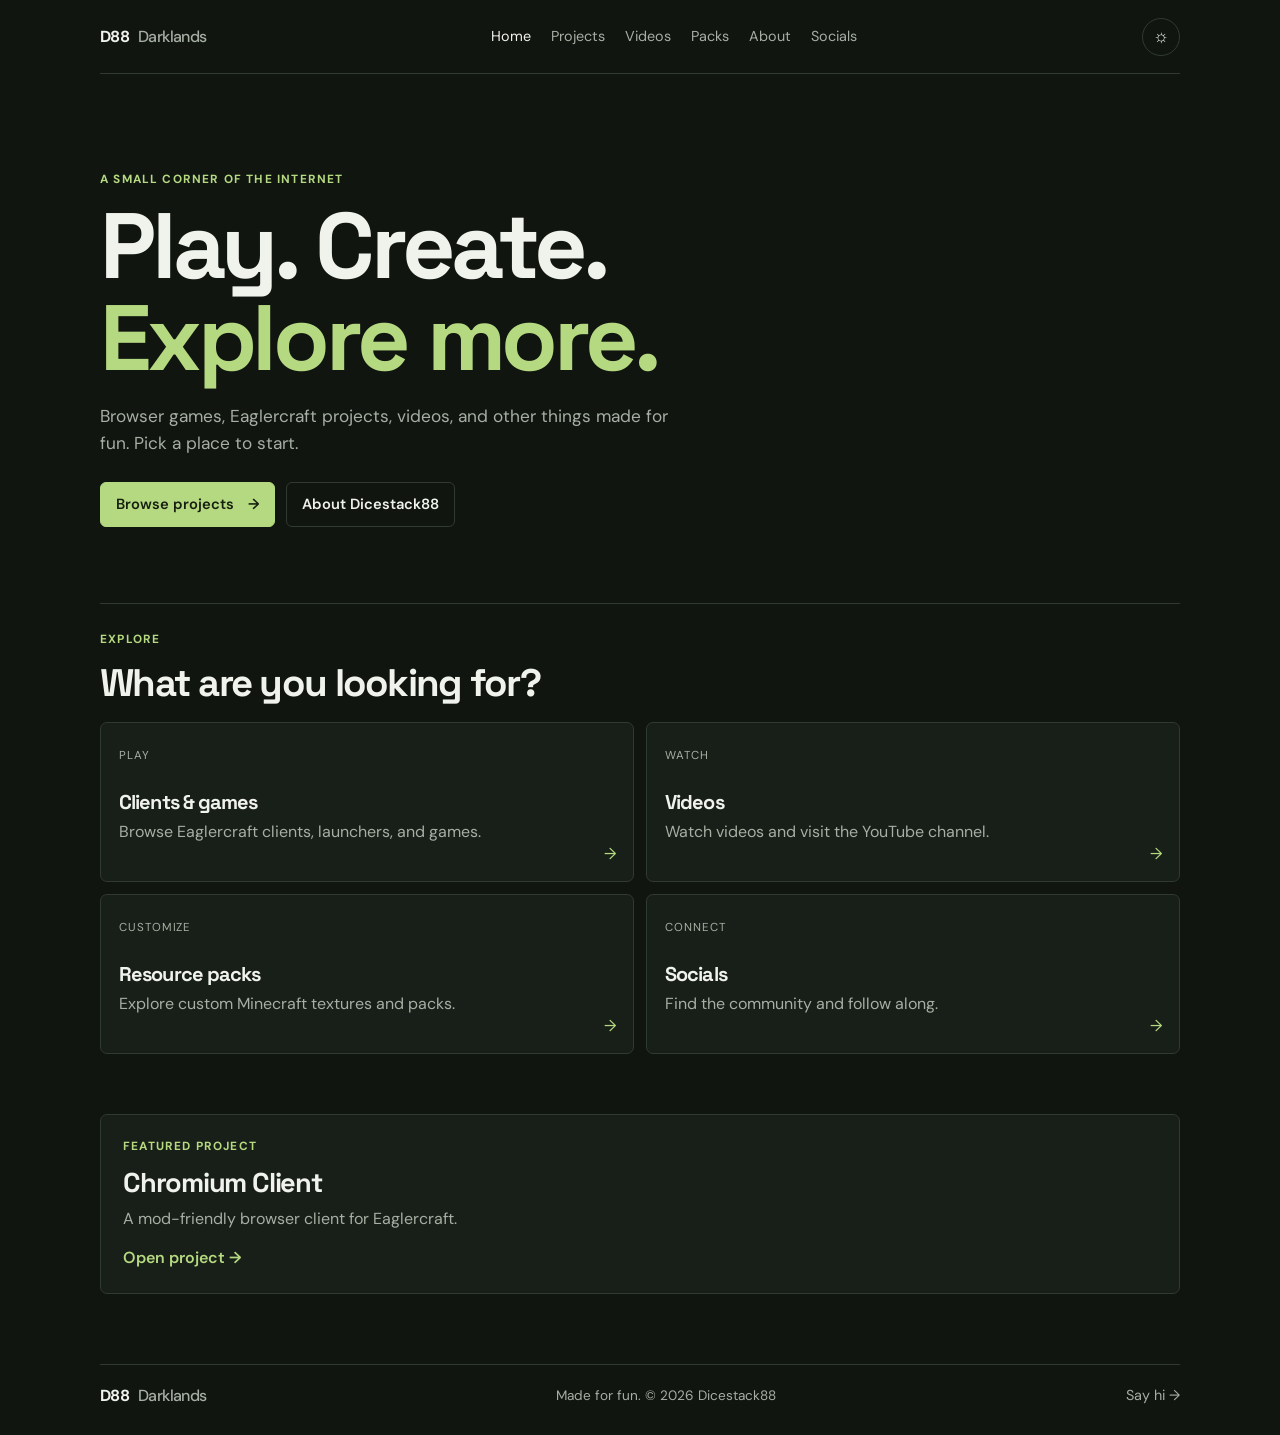
<file: index.html>
<!DOCTYPE html>
<html lang="en">
<head>
  <meta charset="UTF-8">
  <meta name="viewport" content="width=device-width, initial-scale=1">
  <meta name="description" content="Games, browser projects, videos, and community links from Dicestack88.">
  <meta name="theme-color" content="#101510">
  <title>Dicestack88 — Darklands</title>
  <link rel="stylesheet" href="styles.css">
</head>
<body>
  <div class="site-wrap">
    <header class="site-header">
      <a class="wordmark" href="index.html">D88 <span>Darklands</span></a>
      <nav class="site-nav" aria-label="Main navigation">
        <a class="current" href="index.html">Home</a><a href="clients.html">Projects</a><a href="dicestack88youtube.html">Videos</a><a href="resourcepacks.html">Packs</a><a href="about.html">About</a><a href="socials.html">Socials</a>
      </nav>
      <button class="theme-toggle" id="themeToggle" type="button" aria-label="Switch to light theme" title="Switch theme">☼</button>
    </header>
    <main>
      <section class="home-hero">
        <p class="eyebrow">A small corner of the internet</p>
        <h1>Play. Create.<br><span>Explore more.</span></h1>
        <p class="intro-copy">Browser games, Eaglercraft projects, videos, and other things made for fun. Pick a place to start.</p>
        <div class="actions"><a class="button primary" href="clients.html">Browse projects <span aria-hidden="true">→</span></a><a class="button" href="about.html">About Dicestack88</a></div>
      </section>
      <section class="content-section" aria-labelledby="explore-heading">
        <div class="section-heading"><div><p class="eyebrow">Explore</p><h2 id="explore-heading">What are you looking for?</h2></div></div>
        <div class="link-grid">
          <a class="link-card" href="clients.html"><span class="card-label">PLAY</span><h3>Clients & games</h3><p>Browse Eaglercraft clients, launchers, and games.</p><span class="card-arrow">→</span></a>
          <a class="link-card" href="dicestack88youtube.html"><span class="card-label">WATCH</span><h3>Videos</h3><p>Watch videos and visit the YouTube channel.</p><span class="card-arrow">→</span></a>
          <a class="link-card" href="resourcepacks.html"><span class="card-label">CUSTOMIZE</span><h3>Resource packs</h3><p>Explore custom Minecraft textures and packs.</p><span class="card-arrow">→</span></a>
          <a class="link-card" href="socials.html"><span class="card-label">CONNECT</span><h3>Socials</h3><p>Find the community and follow along.</p><span class="card-arrow">→</span></a>
        </div>
      </section>
      <section class="callout"><p class="eyebrow">Featured project</p><h2>Chromium Client</h2><p>A mod-friendly browser client for Eaglercraft.</p><a class="text-link" href="ChromiumClient/ChromiumLauncher.html">Open project <span aria-hidden="true">→</span></a></section>
    </main>
    <footer class="site-footer"><a class="wordmark" href="index.html">D88 <span>Darklands</span></a><p>Made for fun. © 2026 Dicestack88</p><a href="socials.html">Say hi →</a></footer>
  </div>
  <script src="theme.js"></script>
</body>
</html>
</file>
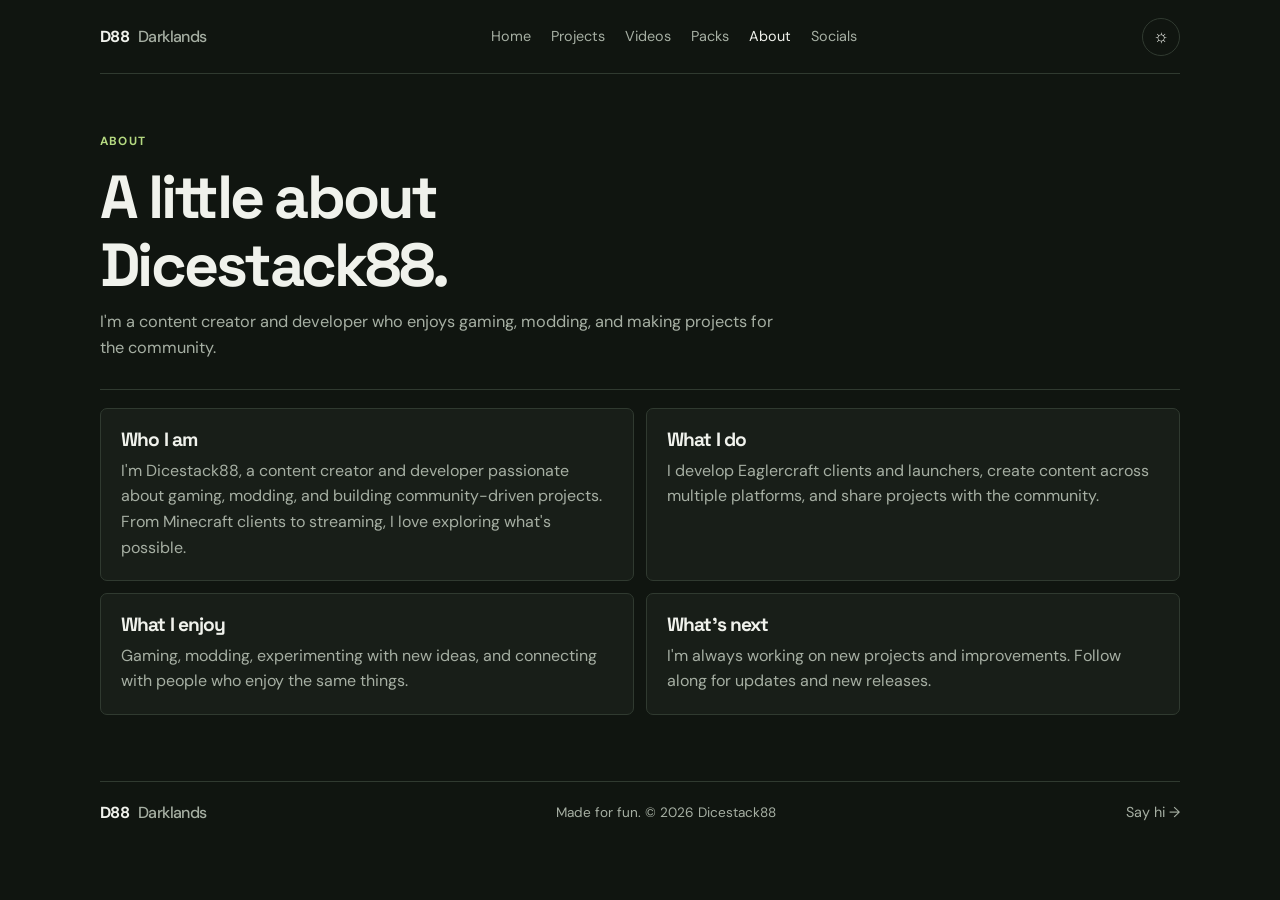
<file: about.html>
<!DOCTYPE html>
<html lang="en">
<head><meta charset="UTF-8"><meta name="viewport" content="width=device-width, initial-scale=1"><title>About — Dicestack88</title><link rel="stylesheet" href="styles.css"></head>
<body><div class="site-wrap">
<header class="site-header"><a class="wordmark" href="index.html">D88 <span>Darklands</span></a><nav class="site-nav" aria-label="Main navigation"><a href="index.html">Home</a><a href="clients.html">Projects</a><a href="dicestack88youtube.html">Videos</a><a href="resourcepacks.html">Packs</a><a class="current" href="about.html">About</a><a href="socials.html">Socials</a></nav><button class="theme-toggle" id="themeToggle" type="button" aria-label="Switch theme" title="Switch theme">☼</button></header>
<main class="page-main"><section class="page-intro"><p class="eyebrow">About</p><h1>A little about Dicestack88.</h1><p>I'm a content creator and developer who enjoys gaming, modding, and making projects for the community.</p></section><section class="page-panel"><div class="info-grid"><article class="info-card"><h2>Who I am</h2><p>I'm Dicestack88, a content creator and developer passionate about gaming, modding, and building community-driven projects. From Minecraft clients to streaming, I love exploring what's possible.</p></article><article class="info-card"><h2>What I do</h2><p>I develop Eaglercraft clients and launchers, create content across multiple platforms, and share projects with the community.</p></article><article class="info-card"><h2>What I enjoy</h2><p>Gaming, modding, experimenting with new ideas, and connecting with people who enjoy the same things.</p></article><article class="info-card"><h2>What's next</h2><p>I'm always working on new projects and improvements. Follow along for updates and new releases.</p></article></div></section></main>
<footer class="site-footer"><a class="wordmark" href="index.html">D88 <span>Darklands</span></a><p>Made for fun. © 2026 Dicestack88</p><a href="socials.html">Say hi →</a></footer></div><script src="theme.js"></script></body></html>
</file>
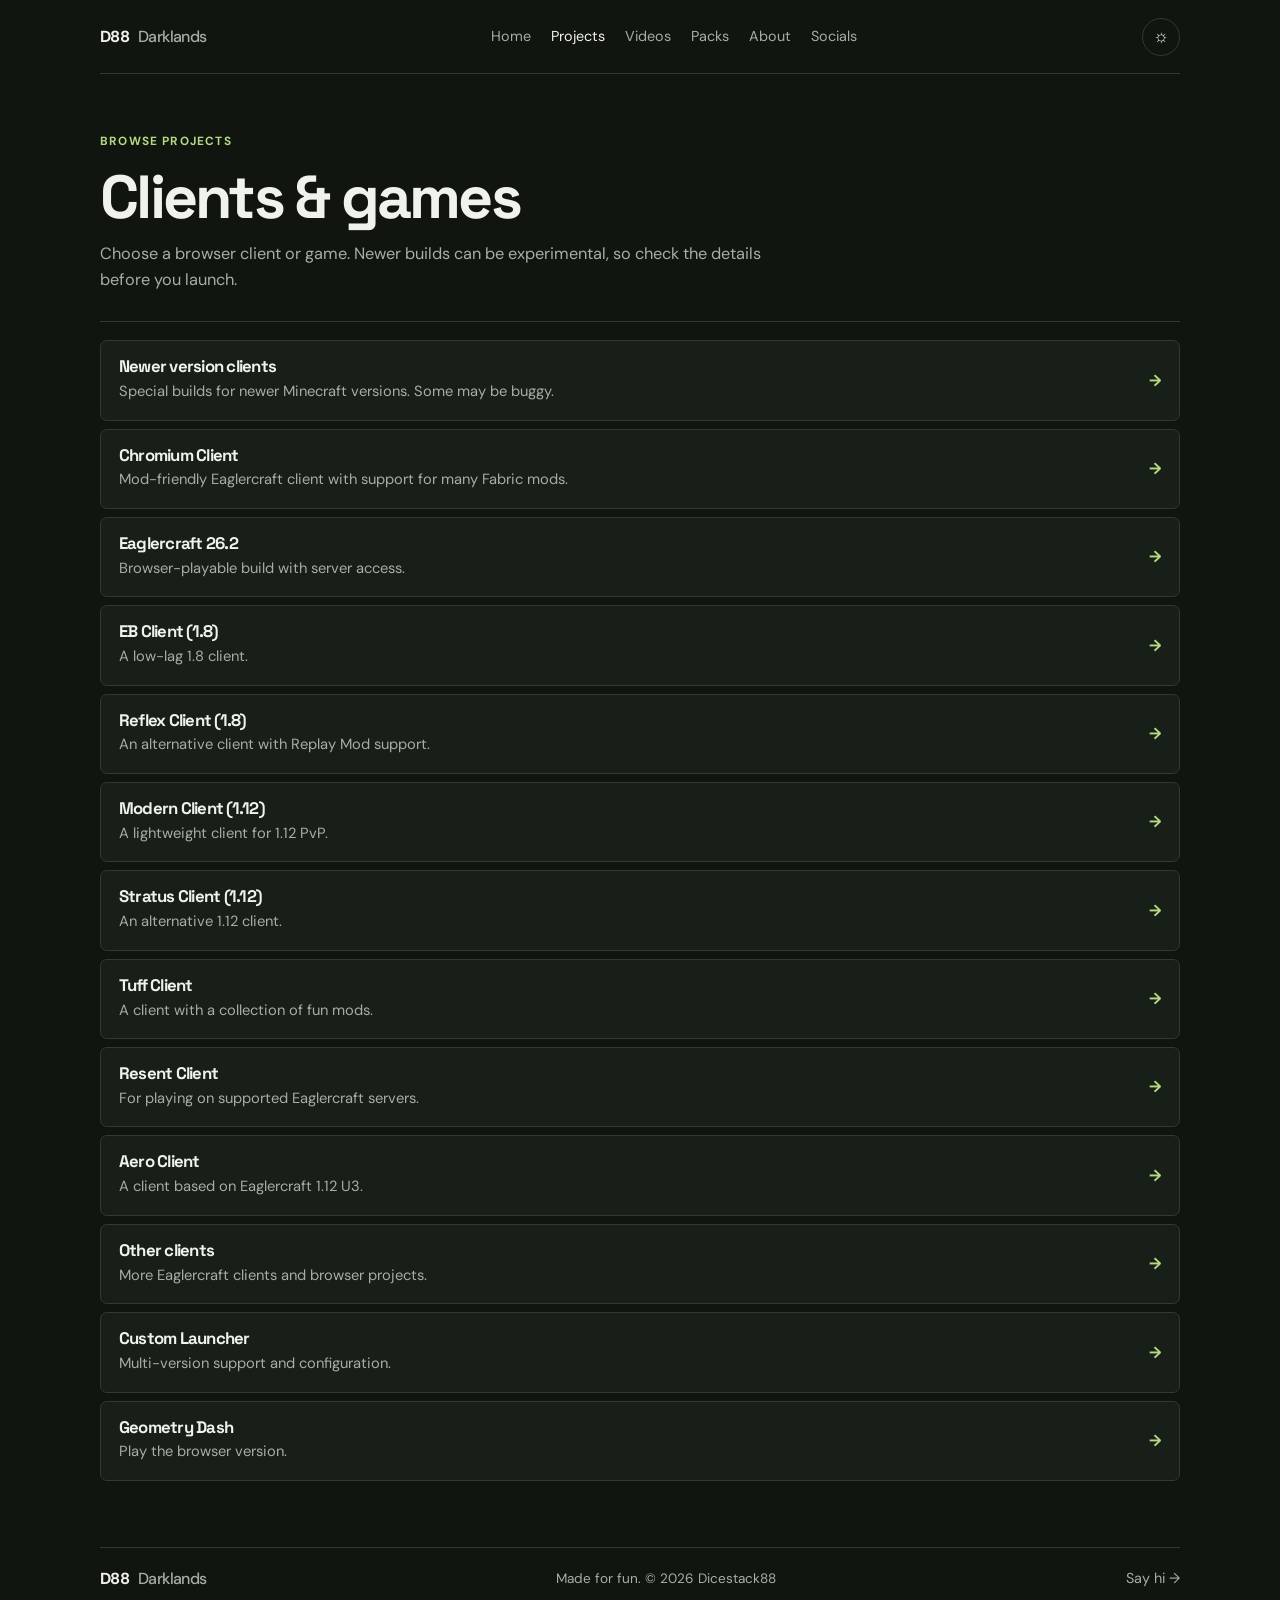
<file: clients.html>
<!DOCTYPE html>
<html lang="en">
<head><meta charset="UTF-8"><meta name="viewport" content="width=device-width, initial-scale=1"><title>Clients & Games — Dicestack88</title><link rel="stylesheet" href="styles.css"></head>
<body><div class="site-wrap"><header class="site-header"><a class="wordmark" href="index.html">D88 <span>Darklands</span></a><nav class="site-nav" aria-label="Main navigation"><a href="index.html">Home</a><a class="current" href="clients.html">Projects</a><a href="dicestack88youtube.html">Videos</a><a href="resourcepacks.html">Packs</a><a href="about.html">About</a><a href="socials.html">Socials</a></nav><button class="theme-toggle" id="themeToggle" type="button" aria-label="Switch theme" title="Switch theme">☼</button></header>
<main class="page-main"><section class="page-intro"><p class="eyebrow">Browse projects</p><h1>Clients & games</h1><p>Choose a browser client or game. Newer builds can be experimental, so check the details before you launch.</p></section><section class="page-panel"><div class="client-list">
<a href="specialclients.html" class="client-card"><div><h2>Newer version clients</h2><p>Special builds for newer Minecraft versions. Some may be buggy.</p></div><span class="launch">→</span></a>
<a href="ChromiumClient/ChromiumLauncher.html" class="client-card"><div><h2>Chromium Client</h2><p>Mod-friendly Eaglercraft client with support for many Fabric mods.</p></div><span class="launch">→</span></a>
<a href="files/eaglercraft-26.2-r46-music.html" class="client-card"><div><h2>Eaglercraft 26.2</h2><p>Browser-playable build with server access.</p></div><span class="launch">→</span></a>
<a href="https://dicestack88.github.io/EBClient" class="client-card"><div><h2>EB Client (1.8)</h2><p>A low-lag 1.8 client.</p></div><span class="launch">→</span></a>
<a href="files/Reflex-0.0.2-1.8_WASM-GC_Offline_Download.html" class="client-card"><div><h2>Reflex Client (1.8)</h2><p>An alternative client with Replay Mod support.</p></div><span class="launch">→</span></a>
<a href="https://dicestack88.github.io/modernclient" class="client-card"><div><h2>Modern Client (1.12)</h2><p>A lightweight client for 1.12 PvP.</p></div><span class="launch">→</span></a>
<a href="files/Stratus_U2.html" class="client-card"><div><h2>Stratus Client (1.12)</h2><p>An alternative 1.12 client.</p></div><span class="launch">→</span></a>
<a href="https://dicestack88.github.io/Tuffclient" class="client-card"><div><h2>Tuff Client</h2><p>A client with a collection of fun mods.</p></div><span class="launch">→</span></a>
<a href="https://dicestack88.github.io/Resentclient" class="client-card"><div><h2>Resent Client</h2><p>For playing on supported Eaglercraft servers.</p></div><span class="launch">→</span></a>
<a href="https://dicestack88.github.io/AeroClient" class="client-card"><div><h2>Aero Client</h2><p>A client based on Eaglercraft 1.12 U3.</p></div><span class="launch">→</span></a>
<a href="otherclients.html" class="client-card"><div><h2>Other clients</h2><p>More Eaglercraft clients and browser projects.</p></div><span class="launch">→</span></a>
<a href="files/launcher.html" class="client-card"><div><h2>Custom Launcher</h2><p>Multi-version support and configuration.</p></div><span class="launch">→</span></a>
<a href="geometrydash.html" class="client-card"><div><h2>Geometry Dash</h2><p>Play the browser version.</p></div><span class="launch">→</span></a>
</div></section></main><footer class="site-footer"><a class="wordmark" href="index.html">D88 <span>Darklands</span></a><p>Made for fun. © 2026 Dicestack88</p><a href="socials.html">Say hi →</a></footer></div><script src="theme.js"></script></body></html>
</file>
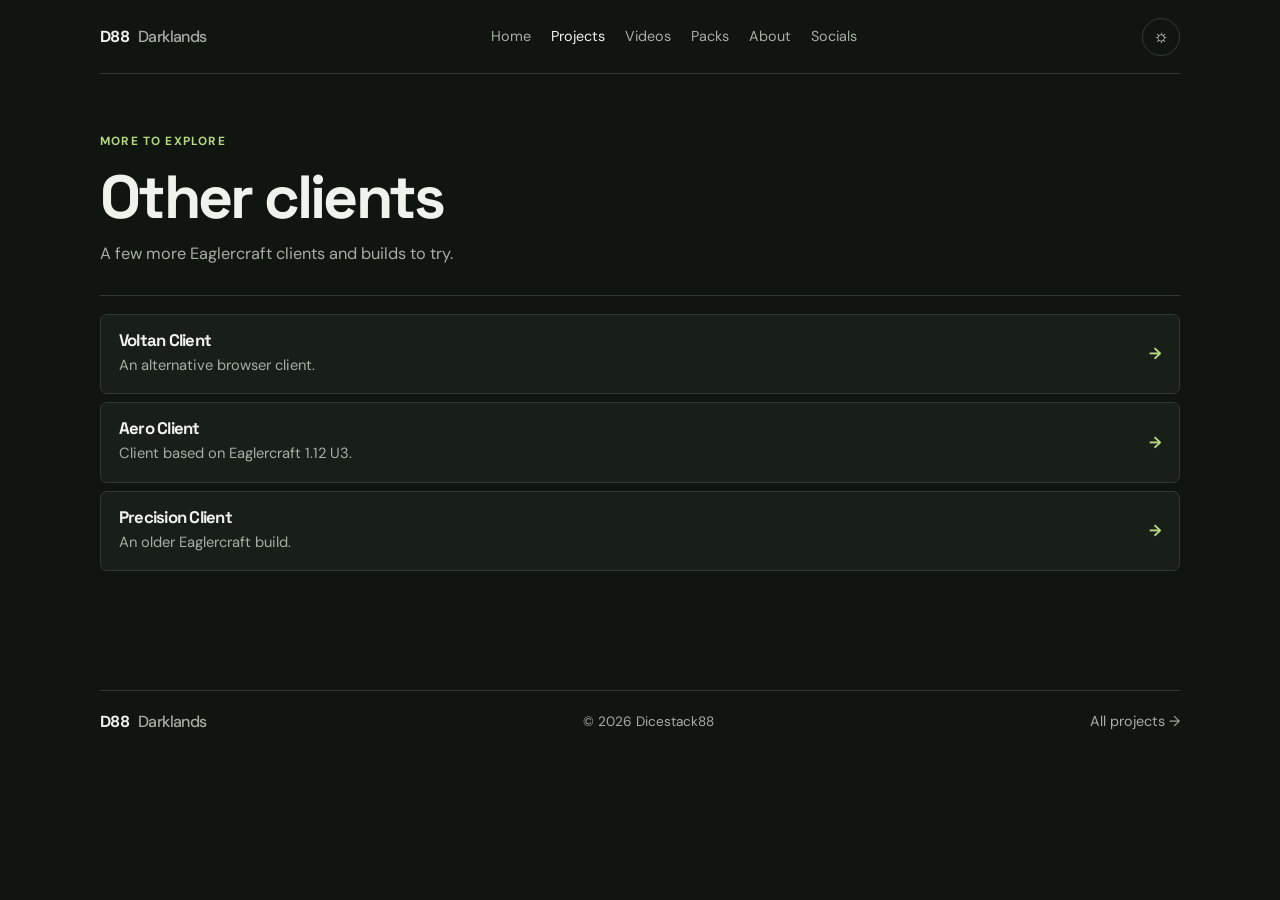
<file: otherclients.html>
<!DOCTYPE html>
<html lang="en">
<head><meta charset="UTF-8"><meta name="viewport" content="width=device-width, initial-scale=1"><title>Other Clients — Dicestack88</title><link rel="stylesheet" href="styles.css"></head>
<body><div class="site-wrap"><header class="site-header"><a class="wordmark" href="index.html">D88 <span>Darklands</span></a><nav class="site-nav" aria-label="Main navigation"><a href="index.html">Home</a><a class="current" href="clients.html">Projects</a><a href="dicestack88youtube.html">Videos</a><a href="resourcepacks.html">Packs</a><a href="about.html">About</a><a href="socials.html">Socials</a></nav><button class="theme-toggle" id="themeToggle" type="button" aria-label="Switch theme" title="Switch theme">☼</button></header><main class="page-main"><section class="page-intro"><p class="eyebrow">More to explore</p><h1>Other clients</h1><p>A few more Eaglercraft clients and builds to try.</p></section><section class="page-panel"><div class="client-list">
<a href="files/voltan-launcher.html" class="client-card"><div><h2>Voltan Client</h2><p>An alternative browser client.</p></div><span class="launch">→</span></a>
<a href="https://dicestack88.github.io/AeroClient" class="client-card"><div><h2>Aero Client</h2><p>Client based on Eaglercraft 1.12 U3.</p></div><span class="launch">→</span></a>
<a href="files/PrecisionOffline.html" class="client-card"><div><h2>Precision Client</h2><p>An older Eaglercraft build.</p></div><span class="launch">→</span></a>
</div></section></main><footer class="site-footer"><a class="wordmark" href="index.html">D88 <span>Darklands</span></a><p>© 2026 Dicestack88</p><a href="clients.html">All projects →</a></footer></div><script src="theme.js"></script></body></html>
</file>
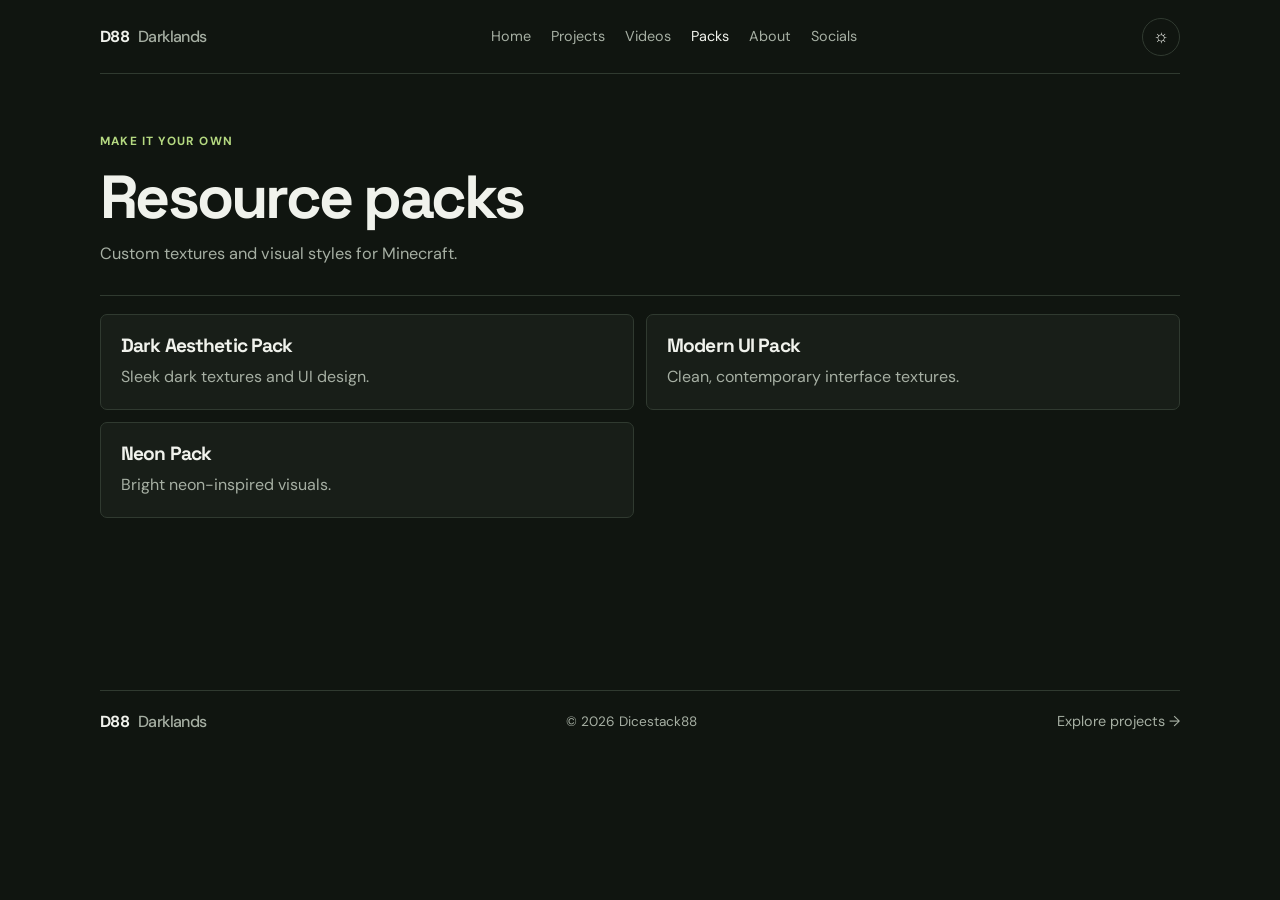
<file: resourcepacks.html>
<!DOCTYPE html>
<html lang="en">
<head><meta charset="UTF-8"><meta name="viewport" content="width=device-width, initial-scale=1"><title>Resource Packs — Dicestack88</title><link rel="stylesheet" href="styles.css"></head>
<body><div class="site-wrap"><header class="site-header"><a class="wordmark" href="index.html">D88 <span>Darklands</span></a><nav class="site-nav" aria-label="Main navigation"><a href="index.html">Home</a><a href="clients.html">Projects</a><a href="dicestack88youtube.html">Videos</a><a class="current" href="resourcepacks.html">Packs</a><a href="about.html">About</a><a href="socials.html">Socials</a></nav><button class="theme-toggle" id="themeToggle" type="button" aria-label="Switch theme" title="Switch theme">☼</button></header>
<main class="page-main"><section class="page-intro"><p class="eyebrow">Make it your own</p><h1>Resource packs</h1><p>Custom textures and visual styles for Minecraft.</p></section><section class="page-panel"><div class="project-grid"><article class="project-card"><h2>Dark Aesthetic Pack</h2><p>Sleek dark textures and UI design.</p></article><article class="project-card"><h2>Modern UI Pack</h2><p>Clean, contemporary interface textures.</p></article><article class="project-card"><h2>Neon Pack</h2><p>Bright neon-inspired visuals.</p></article></div></section></main><footer class="site-footer"><a class="wordmark" href="index.html">D88 <span>Darklands</span></a><p>© 2026 Dicestack88</p><a href="clients.html">Explore projects →</a></footer></div><script src="theme.js"></script></body></html>
</file>
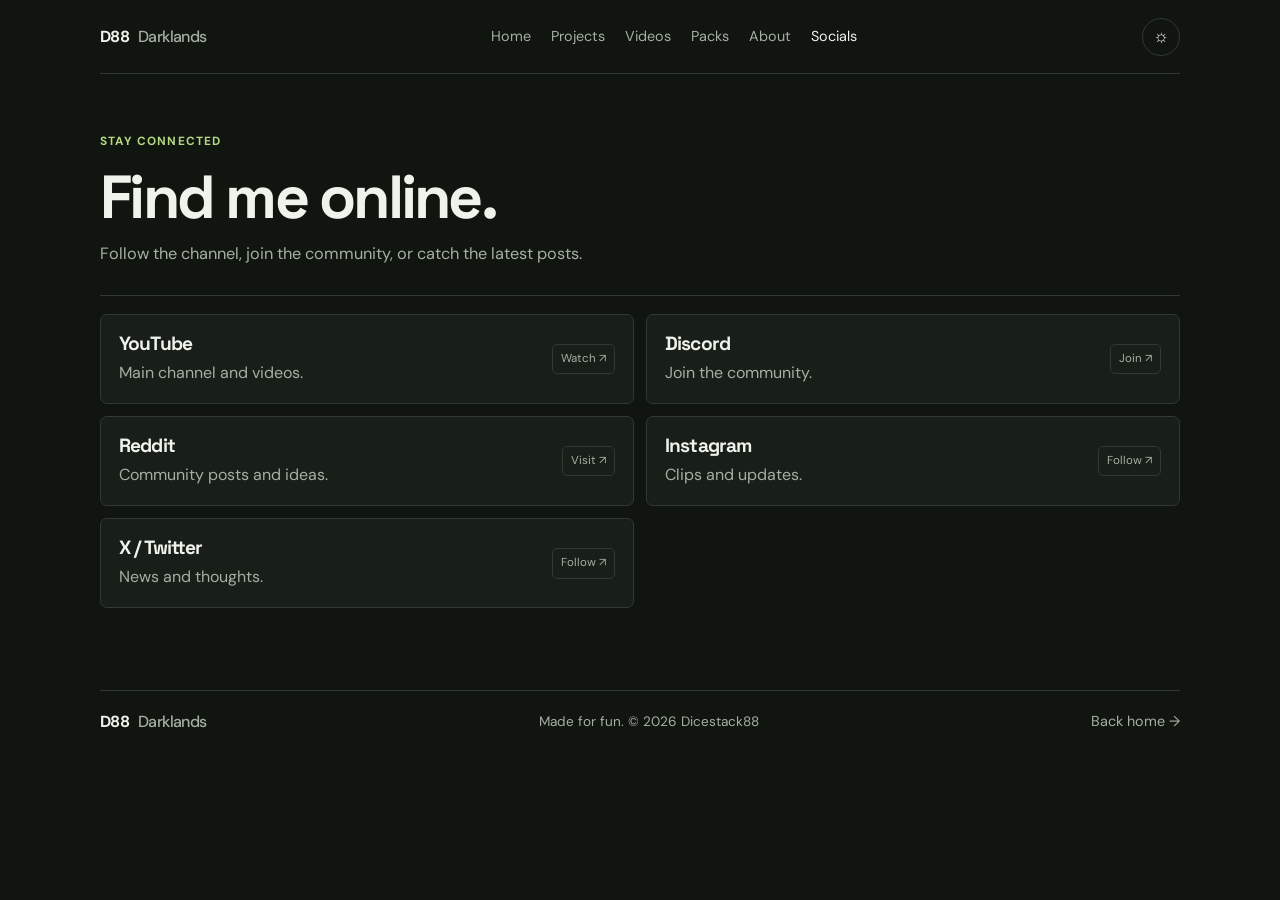
<file: socials.html>
<!DOCTYPE html>
<html lang="en">
<head><meta charset="UTF-8"><meta name="viewport" content="width=device-width, initial-scale=1"><title>Socials — Dicestack88</title><link rel="stylesheet" href="styles.css"></head>
<body><div class="site-wrap"><header class="site-header"><a class="wordmark" href="index.html">D88 <span>Darklands</span></a><nav class="site-nav" aria-label="Main navigation"><a href="index.html">Home</a><a href="clients.html">Projects</a><a href="dicestack88youtube.html">Videos</a><a href="resourcepacks.html">Packs</a><a href="about.html">About</a><a class="current" href="socials.html">Socials</a></nav><button class="theme-toggle" id="themeToggle" type="button" aria-label="Switch theme" title="Switch theme">☼</button></header>
<main class="page-main"><section class="page-intro"><p class="eyebrow">Stay connected</p><h1>Find me online.</h1><p>Follow the channel, join the community, or catch the latest posts.</p></section><section class="page-panel"><div class="social-grid">
<a class="social-card" href="https://www.youtube.com/@dicestack88" target="_blank" rel="noopener noreferrer"><div><h2>YouTube</h2><p>Main channel and videos.</p></div><span class="social-tag">Watch ↗</span></a>
<a class="social-card" href="https://discord.gg/Exha6Jz7Uk" target="_blank" rel="noopener noreferrer"><div><h2>Discord</h2><p>Join the community.</p></div><span class="social-tag">Join ↗</span></a>
<a class="social-card" href="https://reddit.com/r/dicestack88" target="_blank" rel="noopener noreferrer"><div><h2>Reddit</h2><p>Community posts and ideas.</p></div><span class="social-tag">Visit ↗</span></a>
<a class="social-card" href="https://instagram.com/dicestack88yt" target="_blank" rel="noopener noreferrer"><div><h2>Instagram</h2><p>Clips and updates.</p></div><span class="social-tag">Follow ↗</span></a>
<a class="social-card" href="https://x.com/dicestack88" target="_blank" rel="noopener noreferrer"><div><h2>X / Twitter</h2><p>News and thoughts.</p></div><span class="social-tag">Follow ↗</span></a>
</div></section></main><footer class="site-footer"><a class="wordmark" href="index.html">D88 <span>Darklands</span></a><p>Made for fun. © 2026 Dicestack88</p><a href="index.html">Back home →</a></footer></div><script src="theme.js"></script></body></html>
</file>
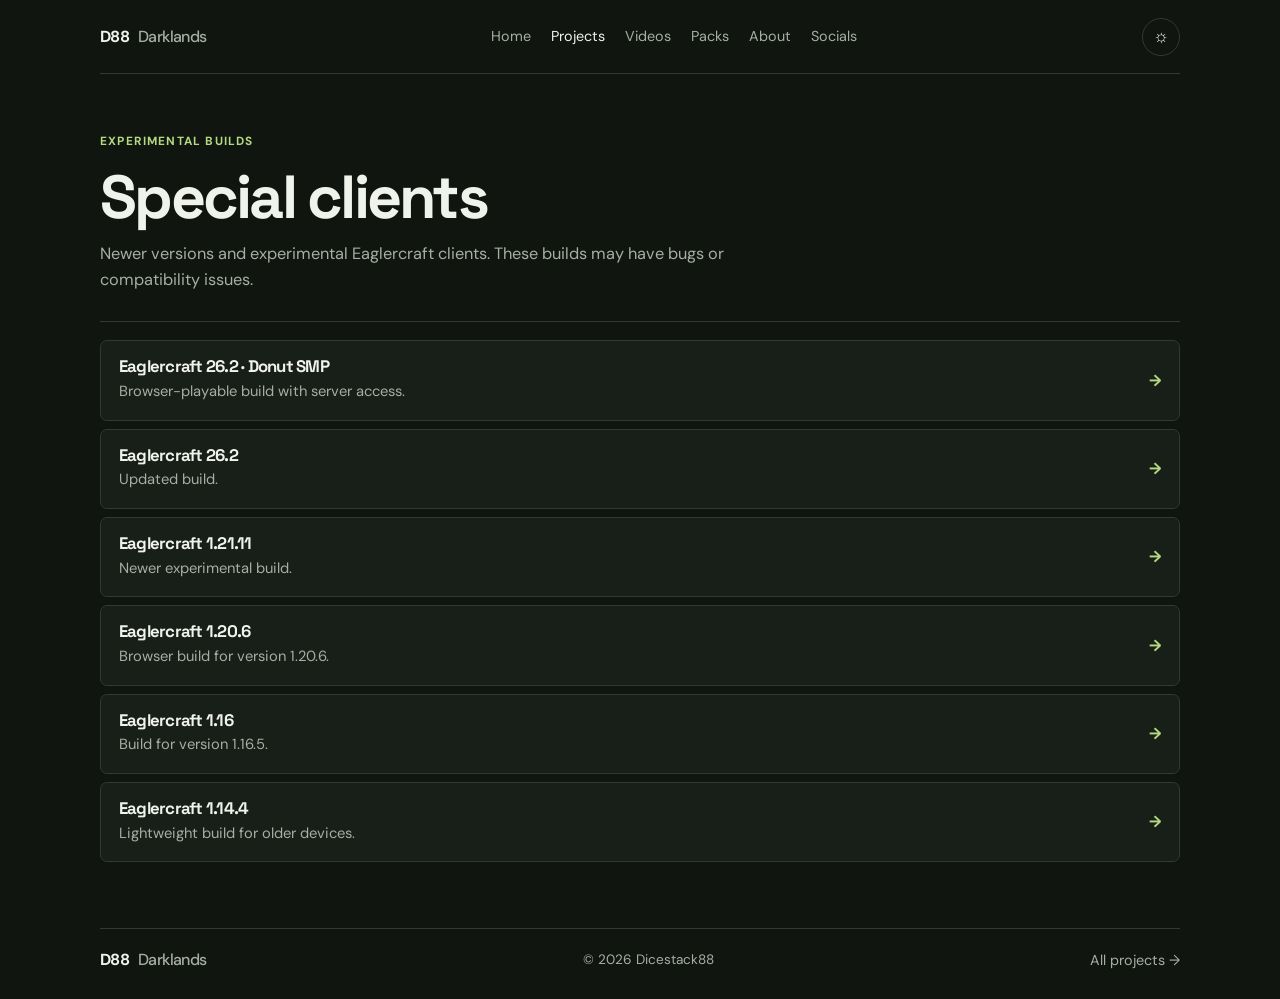
<file: specialclients.html>
<!DOCTYPE html>
<html lang="en">
<head><meta charset="UTF-8"><meta name="viewport" content="width=device-width, initial-scale=1"><title>Special Clients — Dicestack88</title><link rel="stylesheet" href="styles.css"></head>
<body><div class="site-wrap"><header class="site-header"><a class="wordmark" href="index.html">D88 <span>Darklands</span></a><nav class="site-nav" aria-label="Main navigation"><a href="index.html">Home</a><a class="current" href="clients.html">Projects</a><a href="dicestack88youtube.html">Videos</a><a href="resourcepacks.html">Packs</a><a href="about.html">About</a><a href="socials.html">Socials</a></nav><button class="theme-toggle" id="themeToggle" type="button" aria-label="Switch theme" title="Switch theme">☼</button></header><main class="page-main"><section class="page-intro"><p class="eyebrow">Experimental builds</p><h1>Special clients</h1><p>Newer versions and experimental Eaglercraft clients. These builds may have bugs or compatibility issues.</p></section><section class="page-panel"><div class="client-list">
<a href="files/eaglercraft-26.2-r46-music.html" class="client-card"><div><h2>Eaglercraft 26.2 · Donut SMP</h2><p>Browser-playable build with server access.</p></div><span class="launch">→</span></a>
<a href="files/26.2.html" class="client-card"><div><h2>Eaglercraft 26.2</h2><p>Updated build.</p></div><span class="launch">→</span></a>
<a href="files/1.21.11-wasm.html" class="client-card"><div><h2>Eaglercraft 1.21.11</h2><p>Newer experimental build.</p></div><span class="launch">→</span></a>
<a href="files/1.20.6-wasm.html" class="client-card"><div><h2>Eaglercraft 1.20.6</h2><p>Browser build for version 1.20.6.</p></div><span class="launch">→</span></a>
<a href="files/EaglercraftX_1.16_WASM-GC_Offline_Download.html" class="client-card"><div><h2>Eaglercraft 1.16</h2><p>Build for version 1.16.5.</p></div><span class="launch">→</span></a>
<a href="files/Eaglercraft_1.14.4_WASM-GC_Offline_Download.html" class="client-card"><div><h2>Eaglercraft 1.14.4</h2><p>Lightweight build for older devices.</p></div><span class="launch">→</span></a>
</div></section></main><footer class="site-footer"><a class="wordmark" href="index.html">D88 <span>Darklands</span></a><p>© 2026 Dicestack88</p><a href="clients.html">All projects →</a></footer></div><script src="theme.js"></script></body></html>
</file>
<file: styles.css>
@import url('https://fonts.googleapis.com/css2?family=DM+Sans:wght@400;500;600;700&family=Space+Grotesk:wght@500;600;700&display=swap');
:root{color-scheme:dark;--bg:#101510;--surface:#181e18;--surface-hover:#202820;--text:#f0f2ec;--muted:#a6afa3;--line:#303a30;--accent:#b5d981;--accent-ink:#17200f;--wrap:1080px}
body.light-mode{color-scheme:light;--bg:#f6f7f3;--surface:#fff;--surface-hover:#f0f3eb;--text:#222a22;--muted:#626d61;--line:#dce2d7;--accent:#587b37;--accent-ink:#fff}
*{box-sizing:border-box}html{scroll-behavior:smooth}body{margin:0;background:var(--bg);color:var(--text);font-family:'DM Sans',Arial,sans-serif;line-height:1.6;-webkit-font-smoothing:antialiased}
a{color:inherit;text-decoration:none}a:focus-visible,button:focus-visible{outline:2px solid var(--accent);outline-offset:3px}img{display:block;max-width:100%}
.site-wrap{width:min(var(--wrap),calc(100% - 48px));margin:0 auto}.site-header{min-height:74px;display:flex;align-items:center;justify-content:space-between;gap:20px;border-bottom:1px solid var(--line)}
.wordmark{display:inline-flex;align-items:center;gap:9px;font-weight:700;letter-spacing:-.04em;white-space:nowrap}.wordmark span{color:var(--muted);font-weight:500}.site-nav{display:flex;align-items:center;justify-content:center;gap:20px;flex-wrap:wrap}.site-nav a,.site-footer>a:last-child{font-size:.9rem;color:var(--muted);transition:color .18s ease}.site-nav a:hover,.site-nav a.current,.site-footer>a:last-child:hover{color:var(--text)}
.theme-toggle{width:38px;height:38px;flex:none;border:1px solid var(--line);border-radius:50%;background:transparent;color:var(--text);font-size:1.1rem;cursor:pointer}
.eyebrow{margin:0 0 12px;color:var(--accent);font-size:.74rem;font-weight:700;letter-spacing:.1em;text-transform:uppercase}h1,h2,h3{font-family:'Space Grotesk',sans-serif;letter-spacing:-.045em;line-height:1.12}h1,h2,h3,p{margin-top:0}
.home-hero{max-width:720px;padding:96px 0 76px}.home-hero h1{margin-bottom:18px;font-size:clamp(3.2rem,8vw,5.8rem);line-height:.99}.home-hero h1 span{color:var(--accent)}.intro-copy{max-width:570px;color:var(--muted);font-size:1.08rem}
.actions{display:flex;flex-wrap:wrap;gap:11px;margin-top:24px}.button{display:inline-flex;align-items:center;gap:14px;padding:10px 15px;border:1px solid var(--line);border-radius:6px;font-size:.92rem;font-weight:600;transition:background .18s,border-color .18s}.button:hover{background:var(--surface-hover);border-color:var(--muted)}.button.primary{background:var(--accent);border-color:var(--accent);color:var(--accent-ink)}
.content-section{padding:26px 0 60px;border-top:1px solid var(--line)}.section-heading{margin-bottom:18px}.section-heading h2{margin:0;font-size:clamp(1.8rem,4vw,2.4rem)}.link-grid,.project-grid,.social-grid,.info-grid,.video-grid{display:grid;grid-template-columns:repeat(2,minmax(0,1fr));gap:12px}
.link-card,.project-card,.info-card,.social-card,.client-card,.callout,.video-card{border:1px solid var(--line);border-radius:7px;background:var(--surface)}.link-card,.project-card,.social-card,.client-card{transition:background .18s,border-color .18s}.link-card:hover,.project-card:hover,.social-card:hover,.client-card:hover{background:var(--surface-hover);border-color:var(--accent)}
.link-card{position:relative;display:block;min-height:160px;padding:18px}.card-label{color:var(--muted);font-size:.72rem;letter-spacing:.08em;text-transform:uppercase}.link-card h3{margin:24px 0 6px;font-size:1.25rem}.link-card p,.project-card p,.info-card p,.social-card p,.client-card p,.callout>p:not(.eyebrow){margin-bottom:0;color:var(--muted)}.card-arrow{position:absolute;right:17px;bottom:15px;color:var(--accent)}
.callout{margin:0 0 70px;padding:22px}.callout h2{margin-bottom:7px;font-size:1.7rem}.text-link{display:inline-block;margin-top:14px;color:var(--accent);font-weight:600}
.page-main{min-height:64vh;padding:58px 0 26px}.page-intro{max-width:690px;margin-bottom:28px}.page-intro h1{margin-bottom:10px;font-size:clamp(2.35rem,6vw,3.8rem)}.page-intro>p:last-child{color:var(--muted);font-size:1.02rem}.page-panel{padding-top:18px;border-top:1px solid var(--line)}.page-panel+.page-panel{margin-top:30px}.video-section-title{margin:0 0 14px;font-size:1.35rem}
.project-card,.info-card{padding:20px}.project-card h2,.info-card h2,.social-card h2{margin-bottom:7px;font-size:1.2rem}.social-card{display:flex;align-items:center;justify-content:space-between;gap:14px;padding:18px}.social-card h2{margin:0 0 5px}.social-tag{padding:5px 8px;border:1px solid var(--line);border-radius:5px;color:var(--muted);font-size:.72rem;white-space:nowrap}
.client-list{display:grid;gap:8px}.client-card{display:flex;align-items:center;justify-content:space-between;gap:18px;padding:16px 18px}.client-card h2{margin:0 0 4px;font-size:1.05rem}.client-card p{font-size:.92rem}.launch{color:var(--accent);font-weight:700}
.video-grid{grid-template-columns:repeat(3,minmax(0,1fr));gap:12px}.video-card{display:block;overflow:hidden;transition:border-color .18s ease}.video-card:hover{border-color:var(--accent)}.video-card img{width:100%;aspect-ratio:16/9;object-fit:cover;background:var(--surface-hover)}.video-card span{display:block;padding:10px 12px;color:var(--muted);font-size:.86rem}
.site-footer{display:flex;align-items:center;justify-content:space-between;gap:16px;margin-top:40px;padding:18px 0 26px;border-top:1px solid var(--line)}.site-footer p{margin:0;color:var(--muted);font-size:.85rem}
@media(max-width:760px){.site-wrap{width:calc(100% - 32px)}.site-header{flex-wrap:wrap;padding:13px 0;gap:10px}.site-nav{order:3;width:100%;justify-content:flex-start;gap:8px 17px;padding-bottom:3px}.site-nav a{font-size:.84rem}.home-hero{padding:70px 0 58px}.link-grid,.project-grid,.social-grid,.info-grid{grid-template-columns:1fr}.video-grid{grid-template-columns:repeat(2,minmax(0,1fr))}.page-main{padding-top:42px}.site-footer{flex-wrap:wrap}.site-footer p{order:3;width:100%}}
@media(max-width:420px){.video-grid{grid-template-columns:1fr}.social-card{align-items:flex-start}.social-tag{margin-top:3px}}
@media(prefers-reduced-motion:reduce){html{scroll-behavior:auto}*,*::before,*::after{transition:none!important}}
</file>
